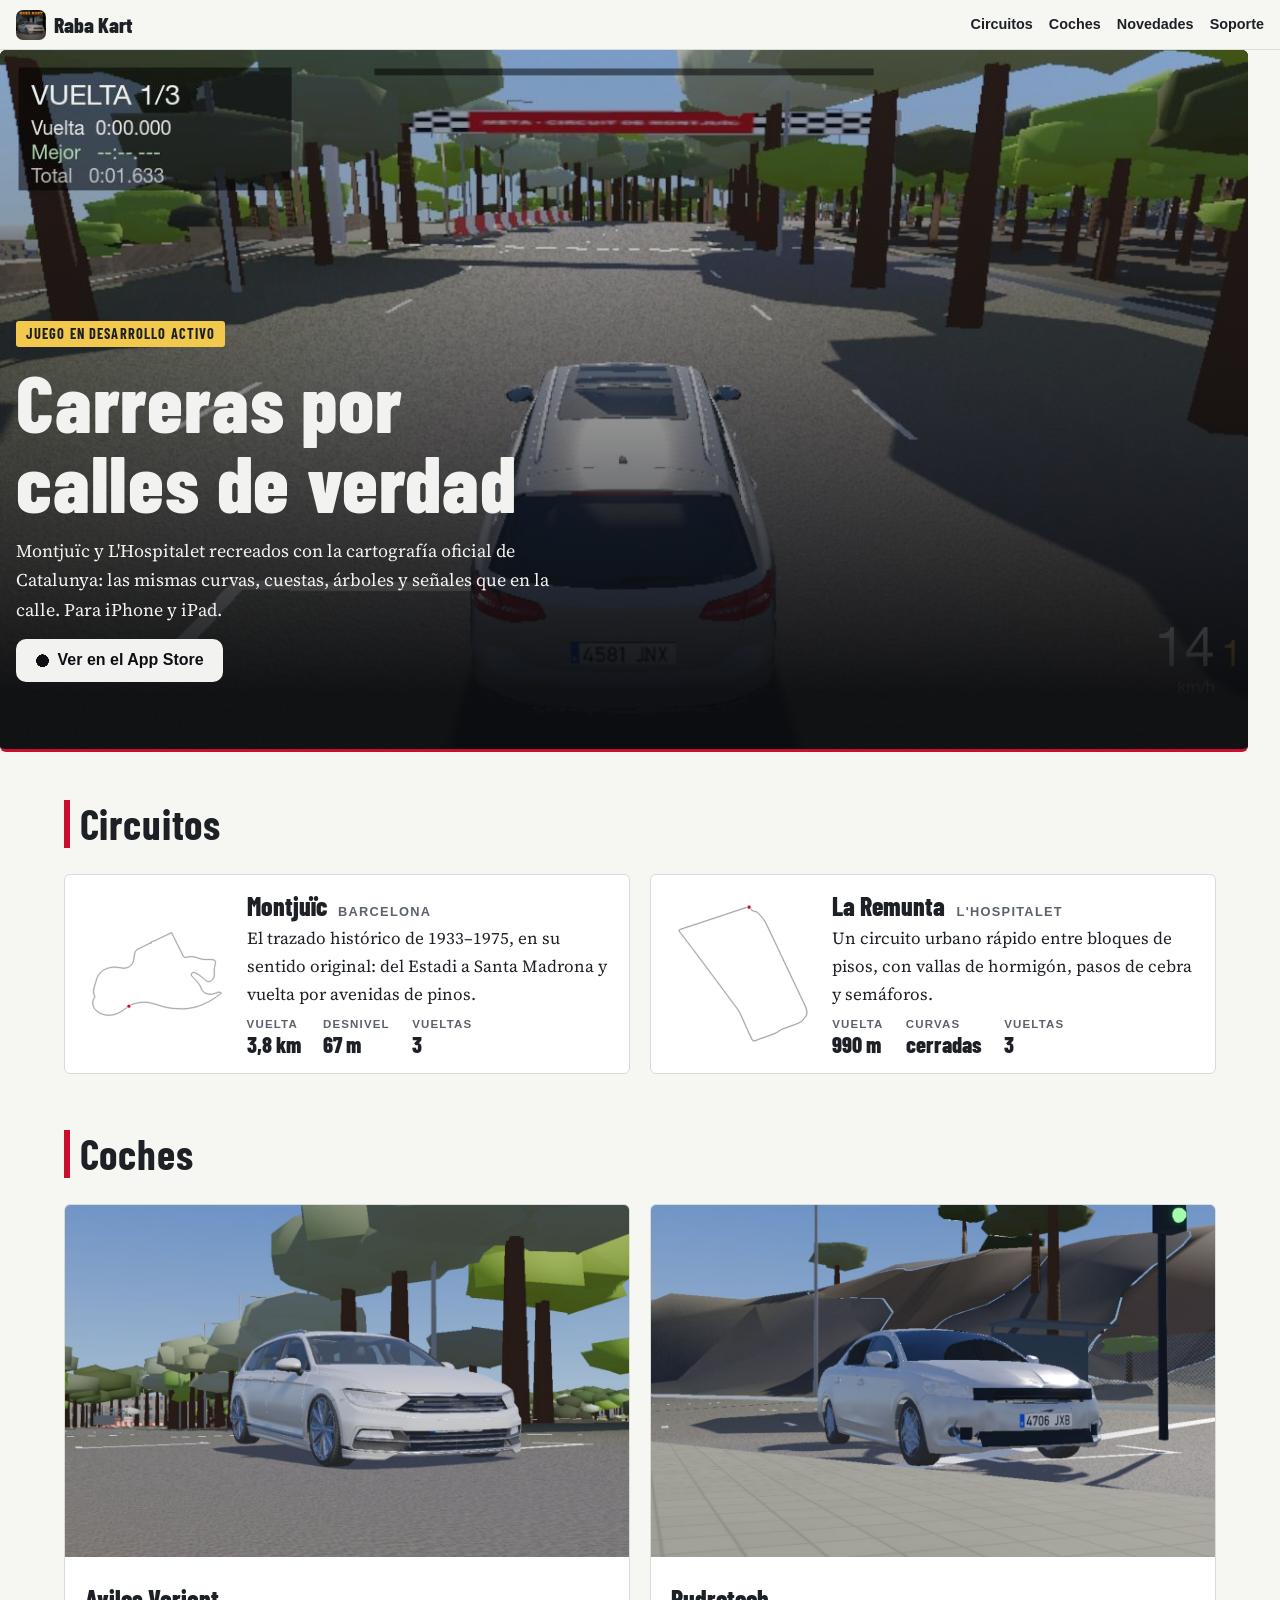
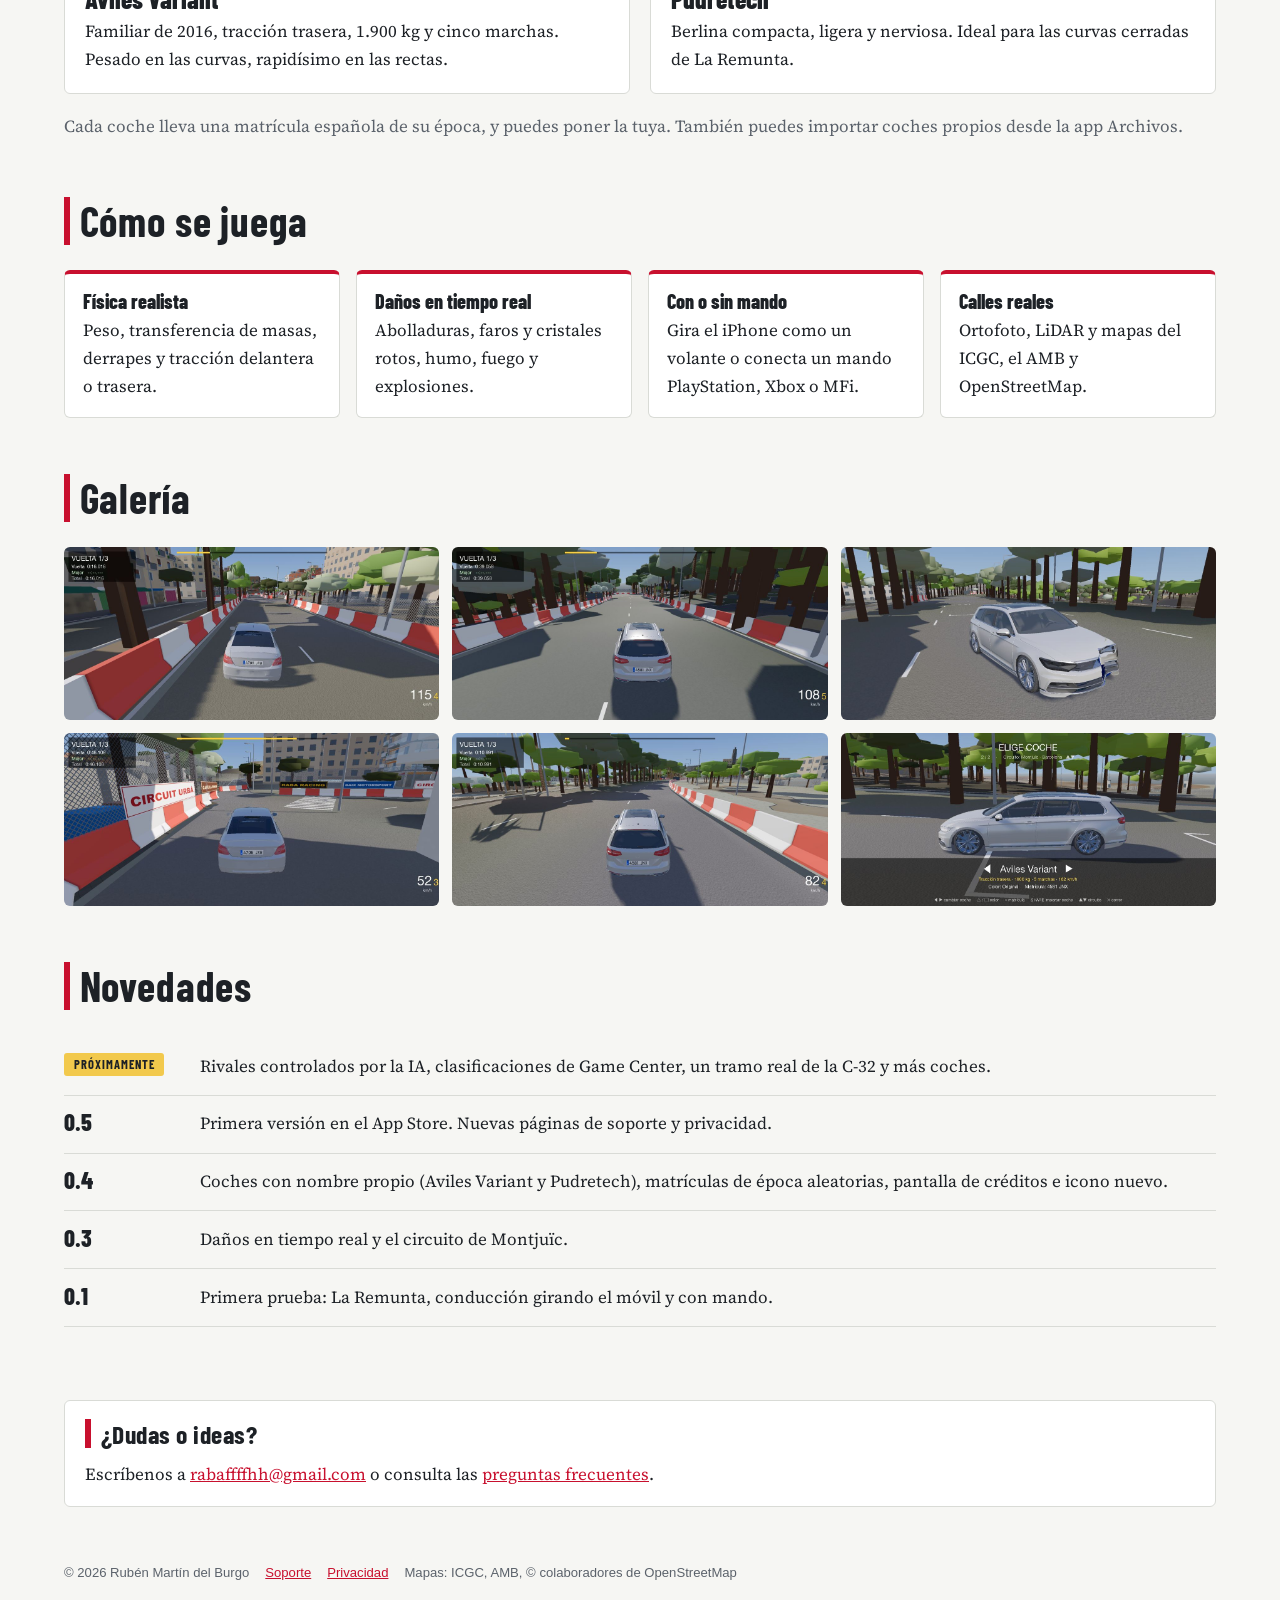
<file: index.html>
<!doctype html>
<html lang="es">
<head>
<meta charset="utf-8">
<meta name="viewport" content="width=device-width, initial-scale=1, viewport-fit=cover">
<title>Raba Kart</title>
<meta name="description" content="Raba Kart: carreras por calles reales de Catalunya para iPhone y iPad. Montjuïc, La Remunta, daños en tiempo real y conducción realista.">
<meta property="og:title" content="Raba Kart">
<meta property="og:description" content="Carreras por calles reales de Catalunya para iPhone y iPad.">
<meta property="og:image" content="https://rubanoxd.github.io/raba-kart/media/montjuic_poster.jpg">
<link rel="stylesheet" href="https://fonts.googleapis.com/css2?family=Barlow+Condensed:wght@700;800&family=Source+Serif+4:opsz,wght@8..60,400;8..60,600&display=swap">
<link rel="stylesheet" href="style.css?v=2">
<link rel="icon" href="img/icono.png">
</head>
<body class="home">
<nav class="top">
  <a class="logo" href="./"><img src="img/icono.png" alt="">Raba Kart</a>
  <div class="links">
    <a href="#circuitos">Circuitos</a><a href="#coches">Coches</a><a href="#novedades">Novedades</a><a href="soporte.html">Soporte</a>
  </div>
</nav>

<header class="hero">
  <video autoplay muted loop playsinline preload="metadata" poster="media/montjuic_poster.jpg">
    <source src="media/montjuic.mp4" type="video/mp4">
  </video>
  <div class="hero-text">
    <span class="stamp">JUEGO EN DESARROLLO ACTIVO</span>
    <h1>Carreras por calles de verdad</h1>
    <p>Montjuïc y L'Hospitalet recreados con la cartografía oficial de Catalunya: las mismas curvas, cuestas, árboles y
    señales que en la calle. Para iPhone y iPad.</p>
    <a class="store" href="https://apps.apple.com/app/id6825461474">Ver en el App Store</a>
  </div>
</header>

<main class="wide">
  <section id="circuitos" class="block">
    <h2>Circuitos</h2>
    <div class="cards">
      <article class="card track">
        <img src="media/trazado_c2.svg" alt="Trazado del circuito de Montjuïc">
        <div>
          <h3>Montjuïc <small>Barcelona</small></h3>
          <p>El trazado histórico de 1933–1975, en su sentido original: del Estadi a Santa Madrona y vuelta por
          avenidas de pinos.</p>
          <dl class="facts"><div><dt>Vuelta</dt><dd>3,8 km</dd></div><div><dt>Desnivel</dt><dd>67 m</dd></div><div><dt>Vueltas</dt><dd>3</dd></div></dl>
        </div>
      </article>
      <article class="card track">
        <img src="media/trazado_c1.svg" alt="Trazado del circuito de La Remunta">
        <div>
          <h3>La Remunta <small>L'Hospitalet</small></h3>
          <p>Un circuito urbano rápido entre bloques de pisos, con vallas de hormigón, pasos de cebra y semáforos.</p>
          <dl class="facts"><div><dt>Vuelta</dt><dd>990 m</dd></div><div><dt>Curvas</dt><dd>cerradas</dd></div><div><dt>Vueltas</dt><dd>3</dd></div></dl>
        </div>
      </article>
    </div>
  </section>

  <section id="coches" class="block">
    <h2>Coches</h2>
    <div class="cards">
      <article class="card car">
        <img src="media/coche_aviles.jpg" alt="Aviles Variant blanco en Montjuïc">
        <div><h3>Aviles Variant</h3><p>Familiar de 2016, tracción trasera, 1.900 kg y cinco marchas. Pesado en las curvas,
        rapidísimo en las rectas.</p></div>
      </article>
      <article class="card car">
        <img src="media/coche_pudretech.jpg" alt="Pudretech blanco en La Remunta">
        <div><h3>Pudretech</h3><p>Berlina compacta, ligera y nerviosa. Ideal para las curvas cerradas de La Remunta.</p></div>
      </article>
    </div>
    <p class="note">Cada coche lleva una matrícula española de su época, y puedes poner la tuya. También puedes importar
    coches propios desde la app Archivos.</p>
  </section>

  <section class="block features">
    <h2>Cómo se juega</h2>
    <ul class="grid4">
      <li><b>Física realista</b>Peso, transferencia de masas, derrapes y tracción delantera o trasera.</li>
      <li><b>Daños en tiempo real</b>Abolladuras, faros y cristales rotos, humo, fuego y explosiones.</li>
      <li><b>Con o sin mando</b>Gira el iPhone como un volante o conecta un mando PlayStation, Xbox o MFi.</li>
      <li><b>Calles reales</b>Ortofoto, LiDAR y mapas del ICGC, el AMB y OpenStreetMap.</li>
    </ul>
  </section>

  <section class="block">
    <h2>Galería</h2>
    <div class="gallery">
      <img src="media/galeria/01_la_remunta_115.jpg" alt="Pudretech a 115 km/h en La Remunta" loading="lazy">
      <img src="media/galeria/02_montjuic_avenida.jpg" alt="Avenida arbolada de Montjuïc" loading="lazy">
      <img src="media/galeria/03_danos.jpg" alt="Aviles Variant abollado tras un choque" loading="lazy">
      <img src="media/galeria/04_patrocinadores.jpg" alt="Vallas de patrocinadores en La Remunta" loading="lazy">
      <img src="media/galeria/05_montjuic_vallas.jpg" alt="Vallas rojas y blancas en Montjuïc" loading="lazy">
      <img src="media/galeria/06_selector.jpg" alt="Selector de coche" loading="lazy">
    </div>
  </section>

  <section id="novedades" class="block">
    <h2>Novedades</h2>
    <ol class="log">
      <li><span class="stamp">PRÓXIMAMENTE</span><p>Rivales controlados por la IA, clasificaciones de Game Center, un
      tramo real de la C-32 y más coches.</p></li>
      <li><span class="ver">0.5</span><p>Primera versión en el App Store. Nuevas páginas de soporte y privacidad.</p></li>
      <li><span class="ver">0.4</span><p>Coches con nombre propio (Aviles Variant y Pudretech), matrículas de época
      aleatorias, pantalla de créditos e icono nuevo.</p></li>
      <li><span class="ver">0.3</span><p>Daños en tiempo real y el circuito de Montjuïc.</p></li>
      <li><span class="ver">0.1</span><p>Primera prueba: La Remunta, conducción girando el móvil y con mando.</p></li>
    </ol>
  </section>

  <section class="block card contact">
    <h2>¿Dudas o ideas?</h2>
    <p>Escríbenos a <a href="mailto:rabaffffhh@gmail.com?subject=Raba%20Kart">rabaffffhh@gmail.com</a> o consulta las
    <a href="soporte.html">preguntas frecuentes</a>.</p>
  </section>

  <footer>
    <span>© 2026 Rubén Martín del Burgo</span>
    <a href="soporte.html">Soporte</a>
    <a href="privacidad.html">Privacidad</a>
    <span>Mapas: ICGC, AMB, © colaboradores de OpenStreetMap</span>
  </footer>
</main>
</body>
</html>
</file>
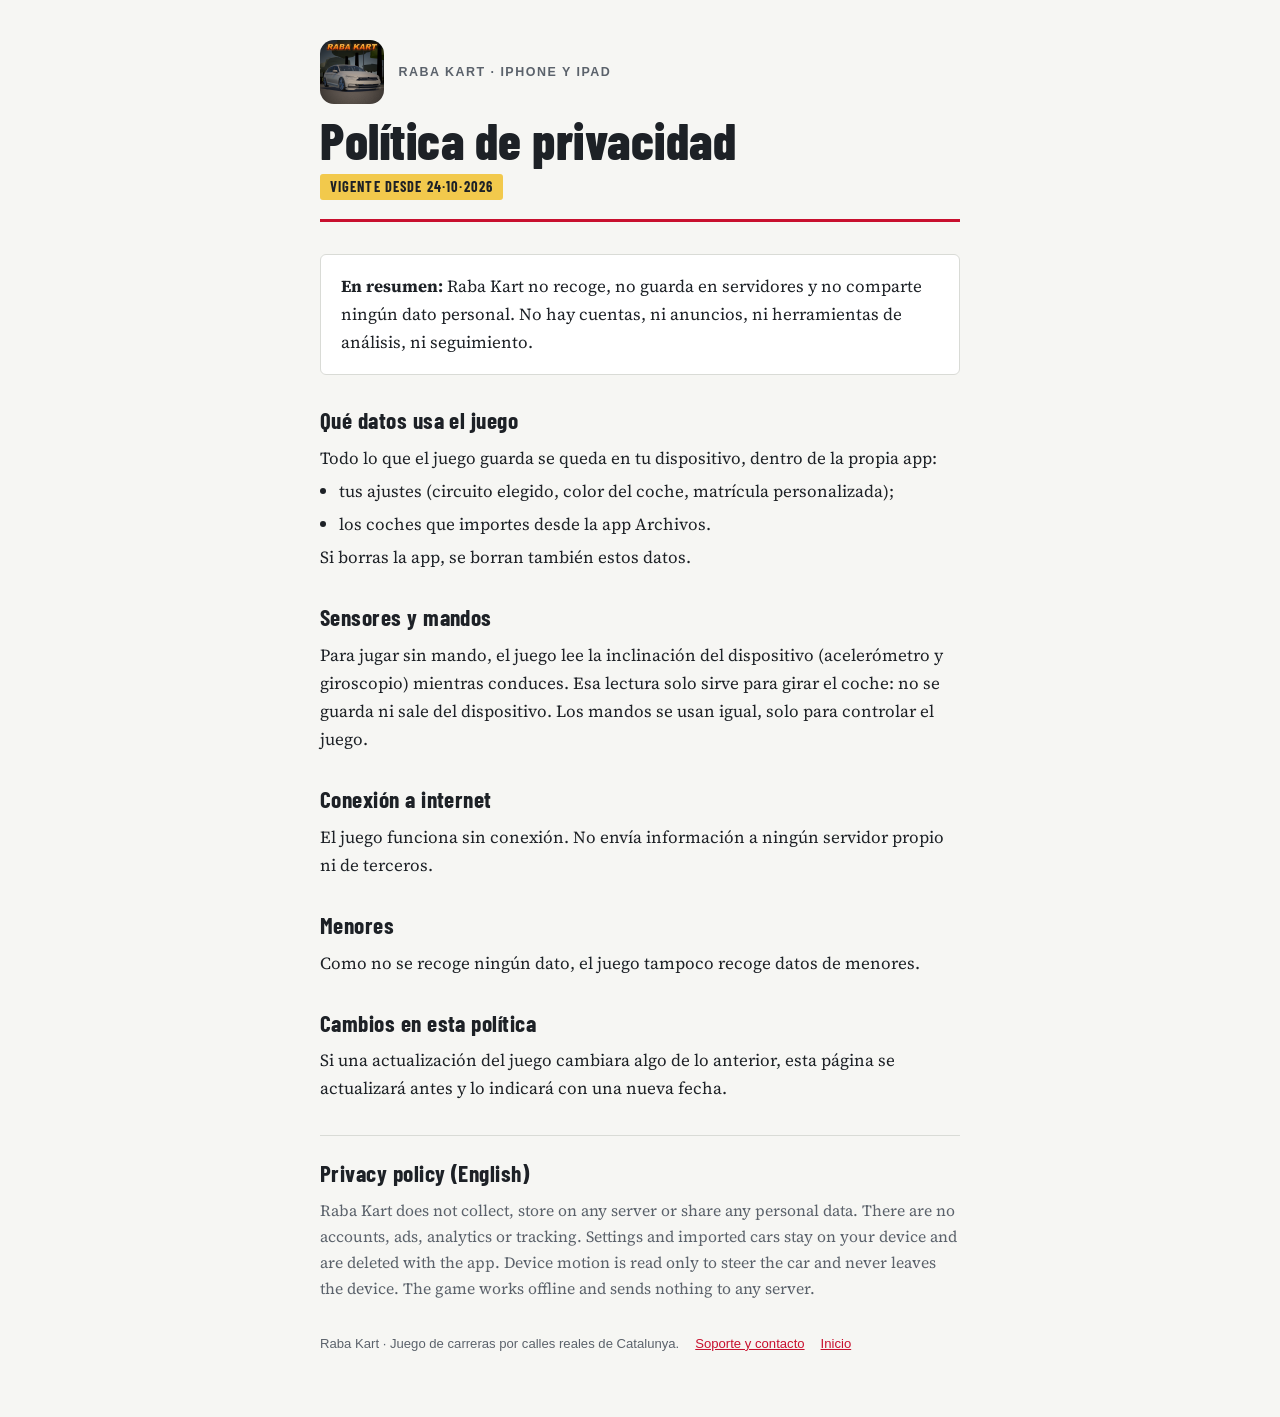
<file: privacidad.html>
<!doctype html>
<html lang="es">
<head>
<meta charset="utf-8">
<meta name="viewport" content="width=device-width, initial-scale=1, viewport-fit=cover">
<title>Raba Kart · Privacidad</title>
<meta name="description" content="Política de privacidad de Raba Kart: el juego no recoge ningún dato personal.">
<link rel="stylesheet" href="https://fonts.googleapis.com/css2?family=Barlow+Condensed:wght@700;800&family=Source+Serif+4:opsz,wght@8..60,400;8..60,600&display=swap">
<link rel="stylesheet" href="style.css?v=2">
<link rel="icon" href="img/icono.png">
</head>
<body>
<main>
  <header>
    <div class="brand"><img src="img/icono.png" alt="Icono de Raba Kart"><span class="kicker">Raba Kart · iPhone y iPad</span></div>
    <h1>Política de privacidad</h1>
    <span class="stamp">VIGENTE DESDE 24·10·2026</span>
  </header>

  <div class="card">
    <p><strong>En resumen:</strong> Raba Kart no recoge, no guarda en servidores y no comparte ningún dato personal.
    No hay cuentas, ni anuncios, ni herramientas de análisis, ni seguimiento.</p>
  </div>

  <section>
    <h2>Qué datos usa el juego</h2>
    <p>Todo lo que el juego guarda se queda en tu dispositivo, dentro de la propia app:</p>
    <ul>
      <li>tus ajustes (circuito elegido, color del coche, matrícula personalizada);</li>
      <li>los coches que importes desde la app Archivos.</li>
    </ul>
    <p>Si borras la app, se borran también estos datos.</p>
  </section>

  <section>
    <h2>Sensores y mandos</h2>
    <p>Para jugar sin mando, el juego lee la inclinación del dispositivo (acelerómetro y giroscopio) mientras conduces.
    Esa lectura solo sirve para girar el coche: no se guarda ni sale del dispositivo. Los mandos se usan igual, solo
    para controlar el juego.</p>
  </section>

  <section>
    <h2>Conexión a internet</h2>
    <p>El juego funciona sin conexión. No envía información a ningún servidor propio ni de terceros.</p>
  </section>

  <section>
    <h2>Menores</h2>
    <p>Como no se recoge ningún dato, el juego tampoco recoge datos de menores.</p>
  </section>

  <section>
    <h2>Cambios en esta política</h2>
    <p>Si una actualización del juego cambiara algo de lo anterior, esta página se actualizará antes y lo indicará con
    una nueva fecha.</p>
  </section>

  <section class="en">
    <h2>Privacy policy (English)</h2>
    <p>Raba Kart does not collect, store on any server or share any personal data. There are no accounts, ads,
    analytics or tracking. Settings and imported cars stay on your device and are deleted with the app. Device
    motion is read only to steer the car and never leaves the device. The game works offline and sends nothing to
    any server.</p>
  </section>

  <footer><span>Raba Kart · Juego de carreras por calles reales de Catalunya.</span><a href="soporte.html">Soporte y contacto</a><a href="./">Inicio</a></footer>
</main>
</body>
</html>
</file>
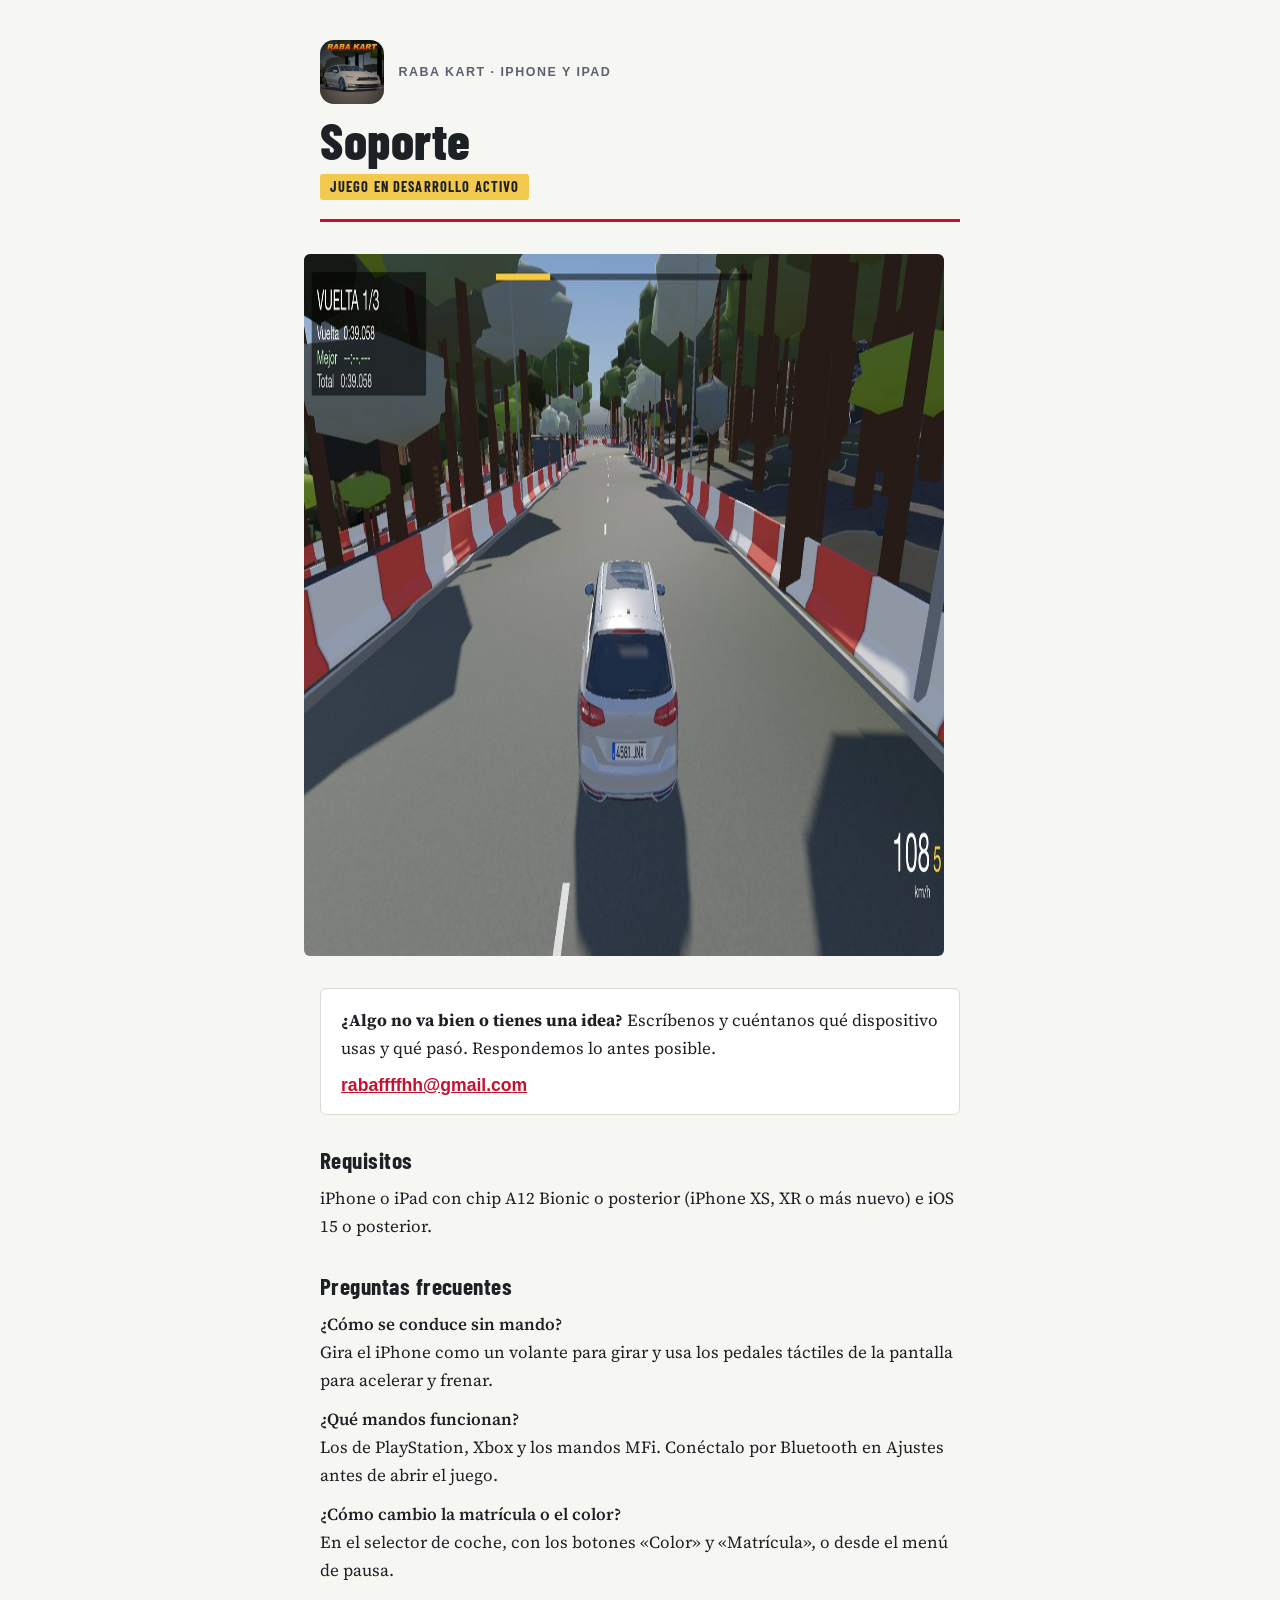
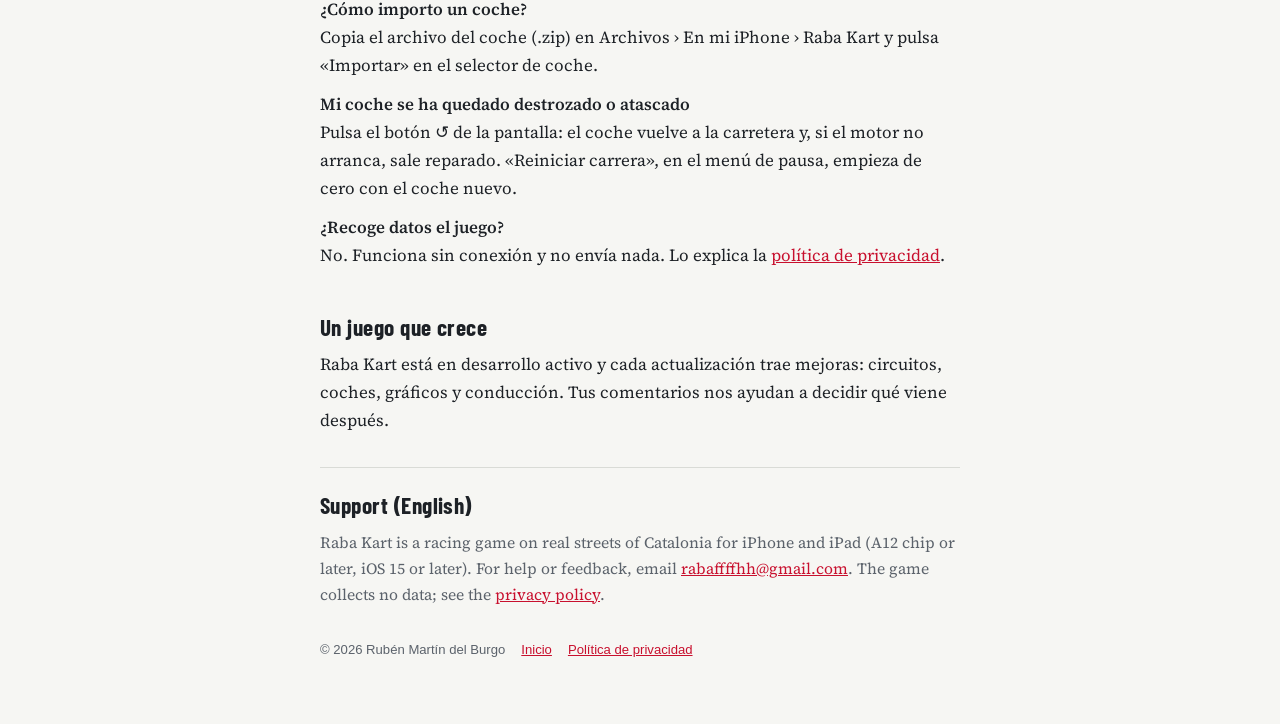
<file: soporte.html>
<!doctype html>
<html lang="es">
<head>
<meta charset="utf-8">
<meta name="viewport" content="width=device-width, initial-scale=1, viewport-fit=cover">
<title>Raba Kart · Soporte</title>
<meta name="description" content="Ayuda y contacto de Raba Kart, juego de carreras por calles reales de Catalunya para iPhone y iPad.">
<link rel="stylesheet" href="https://fonts.googleapis.com/css2?family=Barlow+Condensed:wght@700;800&family=Source+Serif+4:opsz,wght@8..60,400;8..60,600&display=swap">
<link rel="stylesheet" href="style.css?v=2">
<link rel="icon" href="img/icono.png">
</head>
<body>
<main>
  <header>
    <div class="brand">
      <img src="img/icono.png" alt="Icono de Raba Kart">
      <span class="kicker">Raba Kart · iPhone y iPad</span>
    </div>
    <h1>Soporte</h1>
    <span class="stamp">JUEGO EN DESARROLLO ACTIVO</span>
  </header>

  <img class="hero" src="img/montjuic.jpg" alt="Un coche blanco por la avenida arbolada del circuito de Montjuïc">

  <div class="card">
    <p><strong>¿Algo no va bien o tienes una idea?</strong> Escríbenos y cuéntanos qué dispositivo usas y qué pasó.
    Respondemos lo antes posible.</p>
    <p class="mail"><a href="mailto:rabaffffhh@gmail.com?subject=Raba%20Kart">rabaffffhh@gmail.com</a></p>
  </div>

  <section>
    <h2>Requisitos</h2>
    <p>iPhone o iPad con chip A12 Bionic o posterior (iPhone XS, XR o más nuevo) e iOS 15 o posterior.</p>
  </section>

  <section>
    <h2>Preguntas frecuentes</h2>
    <dl>
      <dt>¿Cómo se conduce sin mando?</dt>
      <dd>Gira el iPhone como un volante para girar y usa los pedales táctiles de la pantalla para acelerar y frenar.</dd>
      <dt>¿Qué mandos funcionan?</dt>
      <dd>Los de PlayStation, Xbox y los mandos MFi. Conéctalo por Bluetooth en Ajustes antes de abrir el juego.</dd>
      <dt>¿Cómo cambio la matrícula o el color?</dt>
      <dd>En el selector de coche, con los botones «Color» y «Matrícula», o desde el menú de pausa.</dd>
      <dt>¿Cómo importo un coche?</dt>
      <dd>Copia el archivo del coche (.zip) en Archivos › En mi iPhone › Raba Kart y pulsa «Importar» en el selector de coche.</dd>
      <dt>Mi coche se ha quedado destrozado o atascado</dt>
      <dd>Pulsa el botón ↺ de la pantalla: el coche vuelve a la carretera y, si el motor no arranca, sale reparado.
      «Reiniciar carrera», en el menú de pausa, empieza de cero con el coche nuevo.</dd>
      <dt>¿Recoge datos el juego?</dt>
      <dd>No. Funciona sin conexión y no envía nada. Lo explica la <a href="privacidad.html">política de privacidad</a>.</dd>
    </dl>
  </section>

  <section>
    <h2>Un juego que crece</h2>
    <p>Raba Kart está en desarrollo activo y cada actualización trae mejoras: circuitos, coches, gráficos y conducción.
    Tus comentarios nos ayudan a decidir qué viene después.</p>
  </section>

  <section class="en">
    <h2>Support (English)</h2>
    <p>Raba Kart is a racing game on real streets of Catalonia for iPhone and iPad (A12 chip or later, iOS 15 or later).
    For help or feedback, email <a href="mailto:rabaffffhh@gmail.com?subject=Raba%20Kart">rabaffffhh@gmail.com</a>.
    The game collects no data; see the <a href="privacidad.html">privacy policy</a>.</p>
  </section>

  <footer>
    <span>© 2026 Rubén Martín del Burgo</span>
    <a href="./">Inicio</a>
    <a href="privacidad.html">Política de privacidad</a>
  </footer>
</main>
</body>
</html>
</file>
<file: style.css>
/* Raba Kart: one reading column, barrier red accent, plate-yellow stamps */
:root {
  --bg: #f6f6f3;
  --fg: #1d2126;
  --muted: #5b626b;
  --line: #d9dbd6;
  --accent: #c8102e;
  --plate: #f2c94c;
  --card: #ffffff;
  --display: "Barlow Condensed", "Arial Narrow", sans-serif;
  --body: "Source Serif 4", Georgia, "Times New Roman", serif;
  --ui: -apple-system, "Helvetica Neue", Arial, sans-serif;
  color-scheme: light;
}
@media (prefers-color-scheme: dark) {
  :root { --bg: #121417; --fg: #e8e9e6; --muted: #a2a8b0; --line: #2c3036; --accent: #ff5a6e; --plate: #e0b83f;
          --card: #1a1d21; color-scheme: dark; }
}
* { box-sizing: border-box; }
body { margin: 0; background: var(--bg); color: var(--fg); font: 1.06rem/1.65 var(--body);
  padding-left: max(16px, env(safe-area-inset-left, 0px)); padding-right: max(16px, env(safe-area-inset-right, 0px)); }
main { max-width: 40rem; margin: 0 auto; padding-block: 2.5rem 4rem; display: grid; gap: 2rem; }
header { display: grid; gap: .6rem; border-bottom: 3px solid var(--accent); padding-bottom: 1.2rem; }
.brand { display: flex; gap: .9rem; align-items: center; }
.brand img { width: 64px; height: 64px; border-radius: 14px; }
.kicker { font: 600 .78rem/1 var(--ui); letter-spacing: .12em; text-transform: uppercase; color: var(--muted); }
h1 { font: 800 clamp(2.2rem, 7vw, 3.2rem)/1 var(--display); margin: 0; text-wrap: balance; letter-spacing: .01em; }
.stamp { justify-self: start; font: 700 .9rem/1 var(--display); letter-spacing: .08em; background: var(--plate); color: #1d2126;
  padding: .35rem .6rem; border-radius: 3px; }
.hero { width: 100%; max-width: 100%; border-radius: 6px; display: block; }
.card { background: var(--card); border: 1px solid var(--line); border-radius: 6px; padding: 1.1rem 1.25rem;
  display: grid; gap: .7rem; }
.card p { margin: 0; }
h2 { font: 700 1.45rem/1.15 var(--display); letter-spacing: .02em; margin: 0 0 .4rem; text-wrap: balance; }
section { display: grid; gap: .3rem; }
section p, section ul, section dl { margin: 0; }
ul { padding-left: 1.2rem; display: grid; gap: .35rem; }
dt { font-weight: 600; }
dd { margin: 0 0 .7rem; }
a { color: var(--accent); }
a:focus-visible { outline: 2px solid var(--accent); outline-offset: 2px; }
.mail { font: 600 1.1rem/1.3 var(--ui); word-break: break-all; }
.en { border-top: 1px solid var(--line); padding-top: 1.5rem; color: var(--muted); font-size: .98rem; }
.en h2 { color: var(--fg); }
footer { font: .82rem/1.5 var(--ui); color: var(--muted); display: flex; flex-wrap: wrap; gap: .4rem 1rem; }

/* ---- home page: dark video hero, wide sections, cards ---- */
.top { position: sticky; top: env(safe-area-inset-top, 0px); z-index: 5; display: flex; flex-wrap: wrap; gap: .4rem 1.2rem;
  align-items: center; justify-content: space-between; padding-block: .6rem; background: var(--bg);
  border-bottom: 1px solid var(--line); margin-inline: calc(-1 * max(16px, env(safe-area-inset-left, 0px)));
  padding-inline: max(16px, env(safe-area-inset-left, 0px)); }
.logo { display: flex; gap: .5rem; align-items: center; font: 800 1.35rem/1 var(--display); color: var(--fg); text-decoration: none; }
.logo img { width: 30px; height: 30px; border-radius: 7px; }
.links { display: flex; flex-wrap: wrap; gap: .3rem 1rem; font: 600 .9rem/1.2 var(--ui); }
.links a { color: var(--fg); text-decoration: none; }
.links a:hover { color: var(--accent); }
.hero { position: relative; margin-inline: calc(-1 * max(16px, env(safe-area-inset-left, 0px))); min-height: min(78vh, 46rem);
  display: grid; align-items: end; overflow: hidden; background: #0d0f12; }
.hero video { position: absolute; inset: 0; width: 100%; height: 100%; object-fit: cover; }
.hero::after { content: ""; position: absolute; inset: 0; background: linear-gradient(to top, rgba(8,9,11,.92) 8%, rgba(8,9,11,.35) 55%, rgba(8,9,11,0)); }
.hero-text { position: relative; z-index: 1; max-width: 44rem; padding: 2.5rem max(16px, env(safe-area-inset-left, 0px)) 3rem; color: #f2f3f0; display: grid; gap: .9rem; }
.hero-text h1 { font-size: clamp(2.6rem, 9vw, 5rem); }
.hero-text p { margin: 0; font-size: 1.12rem; max-width: 36rem; }
.store { justify-self: start; background: #f2f3f0; color: #0d0f12; font: 700 1rem/1 var(--ui); padding: .85rem 1.2rem;
  border-radius: 10px; text-decoration: none; }
.store::before { content: ""; display: inline-block; width: .9em; height: .9em; margin-right: .5em; vertical-align: -.1em;
  background: currentColor; -webkit-mask: radial-gradient(circle at 50% 55%, #000 58%, transparent 60%); mask: radial-gradient(circle at 50% 55%, #000 58%, transparent 60%); }
main.wide { max-width: 72rem; gap: 3.5rem; padding-block: 3rem 4rem; }
.block { display: grid; gap: 1.2rem; }
.block > h2 { font-size: clamp(1.9rem, 5vw, 2.6rem); border-left: 6px solid var(--accent); padding-left: .6rem; }
.cards { display: grid; grid-template-columns: repeat(auto-fit, minmax(min(100%, 22rem), 1fr)); gap: 1.2rem; }
.card { overflow: hidden; }
.card h3 { font: 800 1.6rem/1.1 var(--display); margin: 0 0 .3rem; }
.card h3 small { font: 600 .8rem/1 var(--ui); letter-spacing: .1em; text-transform: uppercase; color: var(--muted); margin-left: .4rem; }
.track { display: grid; grid-template-columns: 9rem 1fr; gap: 1.1rem; align-items: center; color: var(--fg); }
.track img { width: 100%; height: auto; color: var(--fg); }
@media (max-width: 30rem) { .track { grid-template-columns: 1fr; } .track img { max-width: 11rem; } }
.facts { display: flex; flex-wrap: wrap; gap: .4rem 1.4rem; margin-top: .6rem; }
.facts dt { font: 600 .72rem/1 var(--ui); letter-spacing: .1em; text-transform: uppercase; color: var(--muted); }
.facts dd { margin: .2rem 0 0; font: 800 1.4rem/1 var(--display); }
.car { padding: 0; }
.car img { width: 100%; aspect-ratio: 16 / 10; object-fit: cover; display: block; }
.car > div { padding: 1rem 1.25rem 1.2rem; }
.note { color: var(--muted); margin: 0; }
.grid4 { list-style: none; padding: 0; display: grid; grid-template-columns: repeat(auto-fit, minmax(min(100%, 15rem), 1fr)); gap: 1rem; }
.grid4 li { background: var(--card); border: 1px solid var(--line); border-top: 4px solid var(--accent); border-radius: 6px; padding: 1rem 1.1rem; }
.grid4 b { display: block; font: 800 1.25rem/1.1 var(--display); margin-bottom: .3rem; }
.gallery { display: grid; grid-template-columns: repeat(auto-fit, minmax(min(100%, 20rem), 1fr)); gap: .8rem; }
.gallery img { width: 100%; border-radius: 6px; aspect-ratio: 2.17; object-fit: cover; }
.log { list-style: none; padding: 0; display: grid; gap: .9rem; }
.log li { display: grid; grid-template-columns: 7.5rem 1fr; gap: 1rem; align-items: start; border-bottom: 1px solid var(--line); padding-bottom: .9rem; }
.log p { margin: 0; }
.ver { font: 800 1.5rem/1 var(--display); }
.log .stamp { font-size: .78rem; }
@media (max-width: 30rem) { .log li { grid-template-columns: 1fr; gap: .3rem; } }
.contact { gap: .4rem; }
.contact h2 { font-size: 1.6rem; }
</file>
